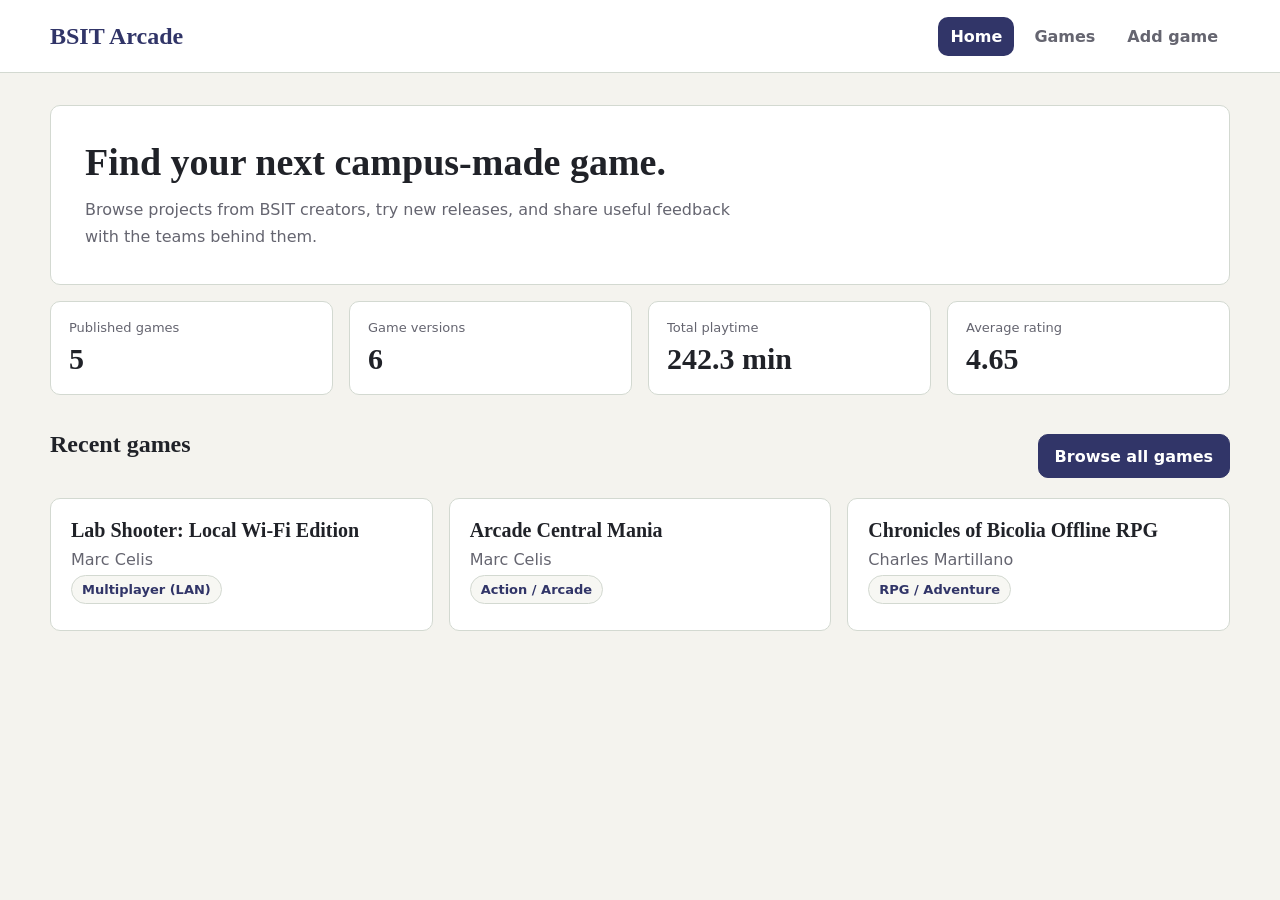
<file: BSIT Arcade v1/prototype/index.html>
<!DOCTYPE html>
<html lang="en">
<head>
  <meta charset="UTF-8">
  <meta name="viewport" content="width=device-width, initial-scale=1.0">
  <title>BSIT Arcade - Home</title>
  <link rel="stylesheet" href="css/style.css">
</head>
<body>
  <header class="site-header">
    <nav class="nav" aria-label="Primary navigation">
      <a class="brand" href="dashboard.html">BSIT Arcade</a>
      <div class="nav-links">
        <a class="nav-link active" href="dashboard.html">Home</a>
        <a class="nav-link" href="list.html">Games</a>
        <a class="nav-link" href="form.html">Add game</a>
      </div>
    </nav>
  </header>

  <main class="container">
    <section class="hero">
      <h1>Find your next campus-made game.</h1>
      <p>Browse projects from BSIT creators, try new releases, and share useful feedback with the teams behind them.</p>
    </section>

    <section class="stats-grid" aria-label="Arcade summary">
      <div class="stat-card"><span>Published games</span><strong>5</strong></div>
      <div class="stat-card"><span>Game versions</span><strong>6</strong></div>
      <div class="stat-card"><span>Total playtime</span><strong>242.3 min</strong></div>
      <div class="stat-card"><span>Average rating</span><strong>4.65</strong></div>
    </section>

    <div class="page-heading">
      <h2>Recent games</h2>
      <a class="btn" href="list.html">Browse all games</a>
    </div>

    <section class="card-grid" aria-label="Recent games">
      <article class="game-card">
        <h2><a href="detail.html">Lab Shooter: Local Wi-Fi Edition</a></h2>
        <p>Marc Celis</p>
        <p><span class="badge">Multiplayer (LAN)</span></p>
      </article>
      <article class="game-card">
        <h2><a href="detail.html">Arcade Central Mania</a></h2>
        <p>Marc Celis</p>
        <p><span class="badge">Action / Arcade</span></p>
      </article>
      <article class="game-card">
        <h2><a href="detail.html">Chronicles of Bicolia Offline RPG</a></h2>
        <p>Charles Martillano</p>
        <p><span class="badge">RPG / Adventure</span></p>
      </article>
    </section>
  </main>
</body>
</html>
</file>
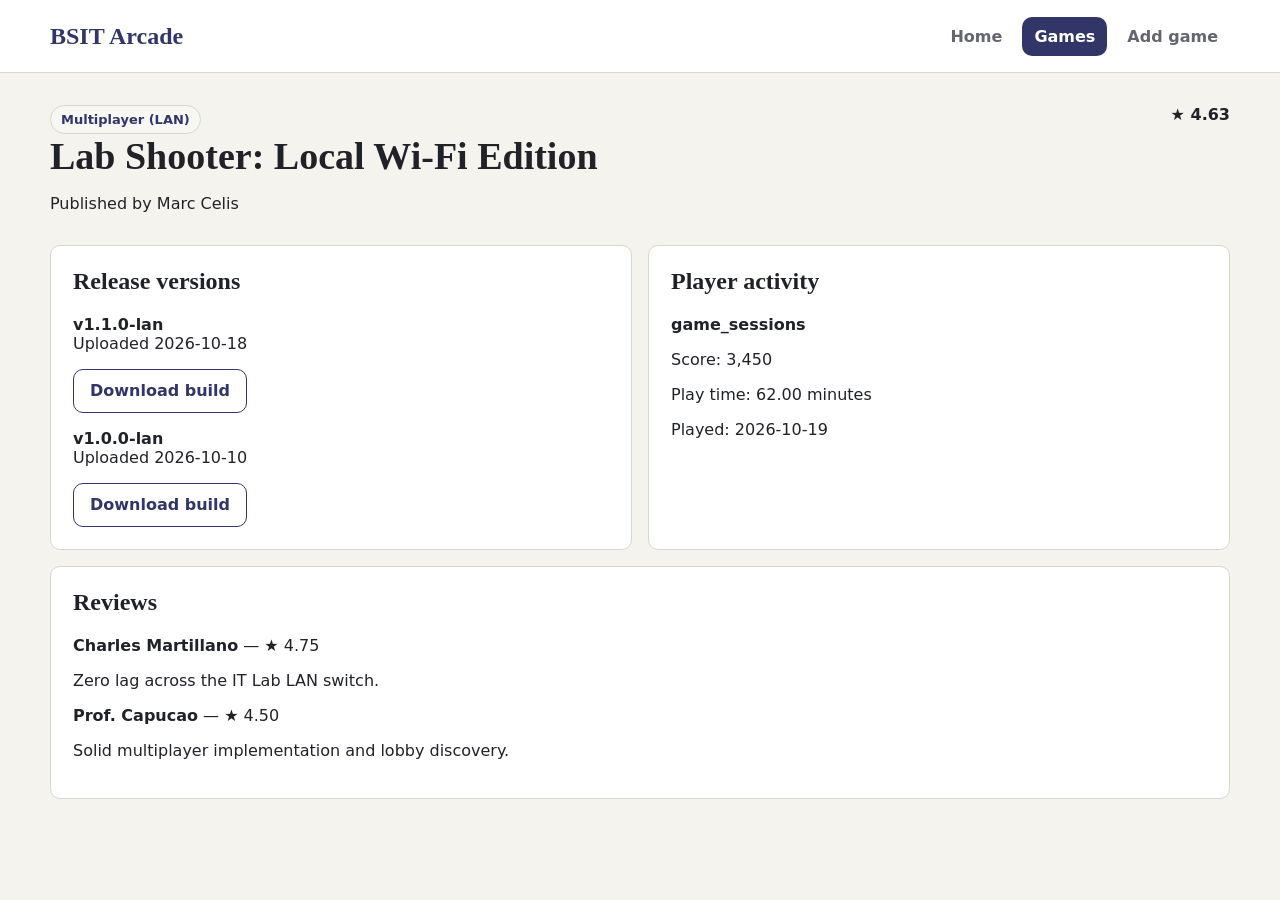
<file: BSIT Arcade v1/prototype/detail.html>
<!DOCTYPE html>
<html lang="en">
<head>
  <meta charset="UTF-8">
  <meta name="viewport" content="width=device-width, initial-scale=1.0">
  <title>BSIT Arcade - Game Detail</title>
  <link rel="stylesheet" href="css/style.css">
</head>
<body>
  <header class="site-header">
    <nav class="nav" aria-label="Primary navigation">
      <a class="brand" href="index.html">BSIT Arcade</a>
      <div class="nav-links">
        <a class="nav-link" href="index.html">Home</a>
        <a class="nav-link active" href="list.html">Games</a>
        <a class="nav-link" href="form.html">Add game</a>
      </div>
    </nav>
  </header>

  <main class="container">
    <div class="detail-header">
      <div>
        <span class="badge">Multiplayer (LAN)</span>
        <h1>Lab Shooter: Local Wi-Fi Edition</h1>
        <p>Published by Marc Celis</p>
      </div>
      <strong aria-label="Average rating">★ 4.63</strong>
    </div>

    <section class="detail-grid">
      <article class="detail-card">
        <h2>Release versions</h2>
        <p><strong>v1.1.0-lan</strong><br>Uploaded 2026-10-18</p>
        <a class="btn-secondary" href="#">Download build</a>
        <p><strong>v1.0.0-lan</strong><br>Uploaded 2026-10-10</p>
        <a class="btn-secondary" href="#">Download build</a>
      </article>

      <article class="detail-card">
        <h2>Player activity</h2>
        <p><strong>game_sessions</strong></p>
        <p>Score: 3,450</p>
        <p>Play time: 62.00 minutes</p>
        <p>Played: 2026-10-19</p>
      </article>
    </section>

    <section class="content-card" style="margin-top:16px">
      <h2>Reviews</h2>
      <p><strong>Charles Martillano</strong> — ★ 4.75</p>
      <p>Zero lag across the IT Lab LAN switch.</p>
      <p><strong>Prof. Capucao</strong> — ★ 4.50</p>
      <p>Solid multiplayer implementation and lobby discovery.</p>
    </section>
  </main>
</body>
</html>
</file>
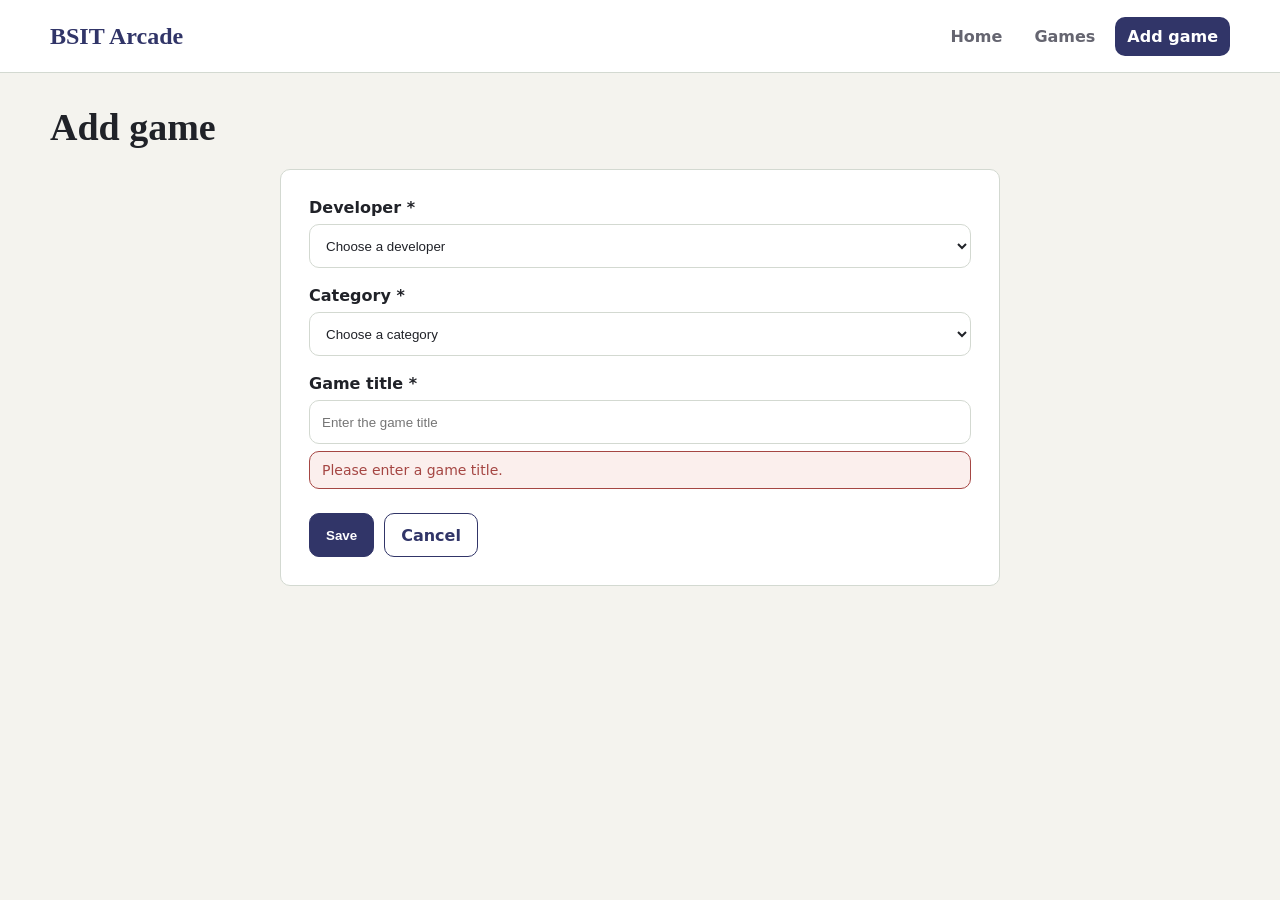
<file: BSIT Arcade v1/prototype/form.html>
<!DOCTYPE html>
<html lang="en">
<head>
  <meta charset="UTF-8">
  <meta name="viewport" content="width=device-width, initial-scale=1.0">
  <title>BSIT Arcade - Add game</title>
  <link rel="stylesheet" href="css/style.css">
</head>
<body>
  <header class="site-header">
    <nav class="nav" aria-label="Primary navigation">
      <a class="brand" href="list.html">BSIT Arcade</a>
      <div class="nav-links">
        <a class="nav-link" href="index.html">Home</a>
        <a class="nav-link" href="list.html">Games</a>
        <a class="nav-link active" href="form.html">Add game</a>
      </div>
    </nav>
  </header>

  <main class="container">
    <div class="page-heading">
      <h1>Add game</h1>
    </div>

    <form action="#" method="post" class="form-card">
      <div class="form-grid">
        <div class="field">
          <label for="developer_id">Developer *</label>
          <select class="form-control" id="developer_id" name="developer_id" required>
            <option value="">Choose a developer</option>
            <option value="usr001">Marc Celis</option>
            <option value="usr002">Charles Martillano</option>
          </select>
        </div>

        <div class="field">
          <label for="category_id">Category *</label>
          <select class="form-control" id="category_id" name="category_id" required>
            <option value="">Choose a category</option>
            <option value="cat001">Multiplayer (LAN)</option>
            <option value="cat002">Action / Arcade</option>
            <option value="cat003">RPG / Adventure</option>
          </select>
        </div>

        <div class="field">
          <label for="title">Game title *</label>
          <input class="form-control" id="title" name="title" type="text" maxlength="150" required placeholder="Enter the game title">
          <p class="error">Please enter a game title.</p>
        </div>

        <div class="form-actions">
          <button class="btn" type="submit">Save</button>
          <a class="btn-secondary" href="list.html">Cancel</a>
        </div>
      </div>
    </form>
  </main>
</body>
</html>
</file>
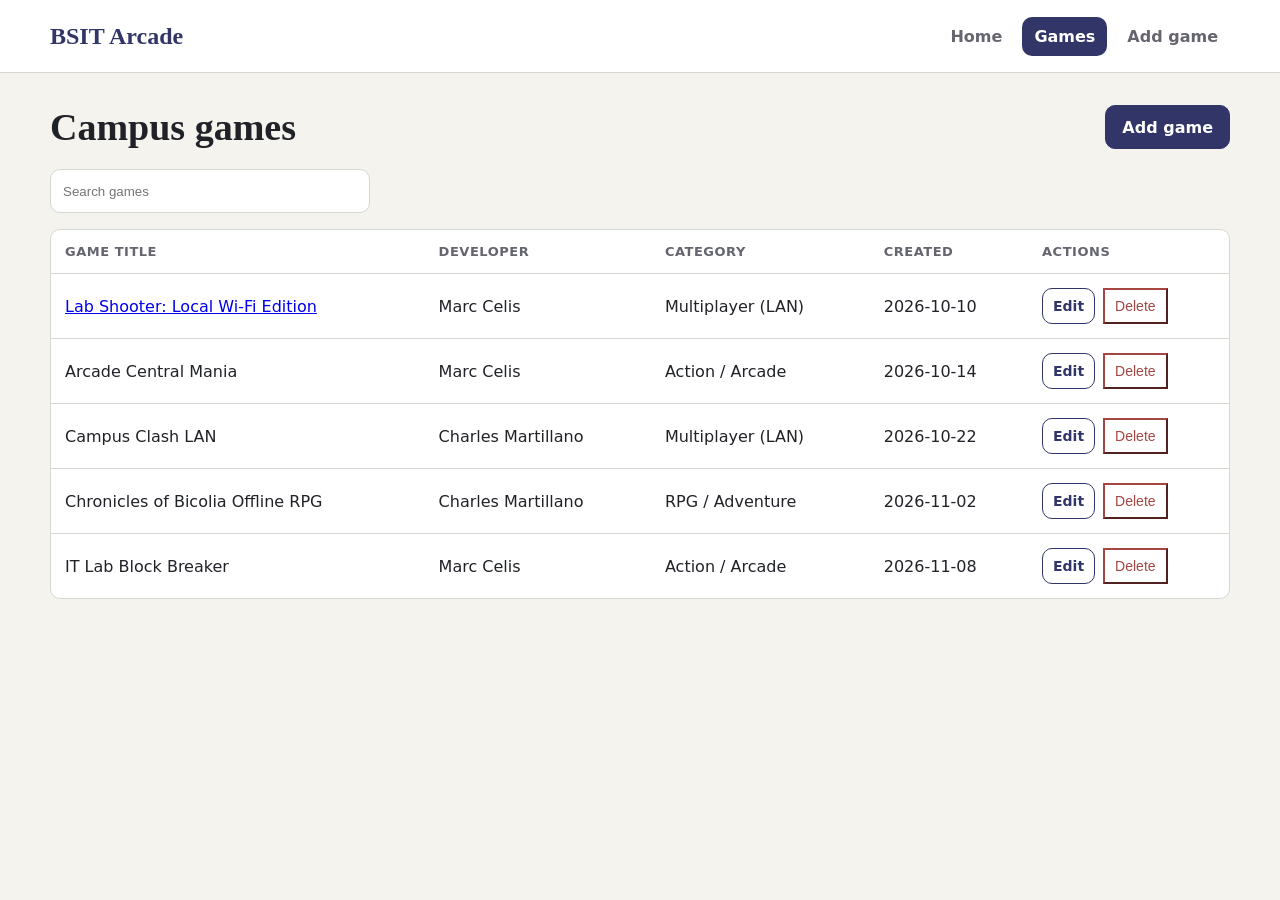
<file: BSIT Arcade v1/prototype/list.html>
<!DOCTYPE html>
<html lang="en">
<head>
  <meta charset="UTF-8">
  <meta name="viewport" content="width=device-width, initial-scale=1.0">
  <title>BSIT Arcade - Games</title>
  <link rel="stylesheet" href="css/style.css">
</head>
<body>
  <header class="site-header">
    <nav class="nav" aria-label="Primary navigation">
      <a class="brand" href="list.html">BSIT Arcade</a>
      <div class="nav-links">
        <a class="nav-link" href="index.html">Home</a>
        <a class="nav-link active" href="list.html">Games</a>
        <a class="nav-link" href="form.html">Add game</a>
      </div>
    </nav>
  </header>

  <main class="container">
    <div class="page-heading">
      <h1>Campus games</h1>
      <a class="btn" href="form.html">Add game</a>
    </div>

    <div class="toolbar">
      <label for="gameSearch" hidden>Search games</label>
      <input class="search-input" id="gameSearch" name="search" type="search" placeholder="Search games">
    </div>

    <div class="table-wrap">
      <table aria-label="Published games">
        <thead>
          <tr>
            <th>Game title</th>
            <th>Developer</th>
            <th>Category</th>
            <th>Created</th>
            <th>Actions</th>
          </tr>
        </thead>
        <tbody>
          <tr>
            <td><a href="detail.html">Lab Shooter: Local Wi-Fi Edition</a></td>
            <td>Marc Celis</td>
            <td>Multiplayer (LAN)</td>
            <td>2026-10-10</td>
            <td><div class="row-actions"><a class="btn-secondary btn-small" href="form.html">Edit</a><button class="delete-button btn-small" type="button">Delete</button></div></td>
          </tr>
          <tr>
            <td>Arcade Central Mania</td>
            <td>Marc Celis</td>
            <td>Action / Arcade</td>
            <td>2026-10-14</td>
            <td><div class="row-actions"><a class="btn-secondary btn-small" href="form.html">Edit</a><button class="delete-button btn-small" type="button">Delete</button></div></td>
          </tr>
          <tr>
            <td>Campus Clash LAN</td>
            <td>Charles Martillano</td>
            <td>Multiplayer (LAN)</td>
            <td>2026-10-22</td>
            <td><div class="row-actions"><a class="btn-secondary btn-small" href="form.html">Edit</a><button class="delete-button btn-small" type="button">Delete</button></div></td>
          </tr>
          <tr>
            <td>Chronicles of Bicolia Offline RPG</td>
            <td>Charles Martillano</td>
            <td>RPG / Adventure</td>
            <td>2026-11-02</td>
            <td><div class="row-actions"><a class="btn-secondary btn-small" href="form.html">Edit</a><button class="delete-button btn-small" type="button">Delete</button></div></td>
          </tr>
          <tr>
            <td>IT Lab Block Breaker</td>
            <td>Marc Celis</td>
            <td>Action / Arcade</td>
            <td>2026-11-08</td>
            <td><div class="row-actions"><a class="btn-secondary btn-small" href="form.html">Edit</a><button class="delete-button btn-small" type="button">Delete</button></div></td>
          </tr>
        </tbody>
      </table>
    </div>
  </main>
</body>
</html>
</file>
<file: BSIT Arcade v1/prototype/css/style.css>
:root {
  --color-primary: #313568;
  --color-primary-hover: #282b58;
  --color-bg: #f4f3ee;
  --color-text: #202228;
  --color-secondary: #656570;
  --color-success: #18864a;
  --color-error: #a54643;
  --color-line: #d3d9d1;
  --color-white: #ffffff;
  --font-heading: Georgia, "Times New Roman", serif;
  --font-body: Inter, system-ui, sans-serif;
  --base-size: 16px;
  --radius: 10px;
}

* { box-sizing: border-box; }

body {
  margin: 0;
  background: var(--color-bg);
  color: var(--color-text);
  font-family: var(--font-body);
  font-size: var(--base-size);
}

.site-header {
  border-bottom: 1px solid var(--color-line);
  background: var(--color-white);
}

.nav {
  width: min(1180px, calc(100% - 32px));
  min-height: 72px;
  margin: 0 auto;
  display: flex;
  align-items: center;
  justify-content: space-between;
  gap: 16px;
}

.brand {
  color: var(--color-primary);
  font-family: var(--font-heading);
  font-size: 24px;
  font-weight: 700;
  text-decoration: none;
}

.nav-links {
  display: flex;
  gap: 8px;
}

.nav-link {
  color: var(--color-secondary);
  text-decoration: none;
  font-weight: 700;
  padding: 10px 12px;
  border-radius: var(--radius);
}

.nav-link.active {
  color: var(--color-white);
  background: var(--color-primary);
}

.container {
  width: min(1180px, calc(100% - 32px));
  margin: 32px auto 48px;
}

.page-heading {
  display: flex;
  align-items: end;
  justify-content: space-between;
  gap: 16px;
  margin-bottom: 20px;
}

h1, h2 {
  font-family: var(--font-heading);
}

h1 {
  margin: 0;
  font-size: 38px;
}

.toolbar {
  display: flex;
  align-items: center;
  gap: 12px;
  margin-bottom: 16px;
}

.search-input,
.form-control {
  min-height: 44px;
  border: 1px solid var(--color-line);
  border-radius: var(--radius);
  background: var(--color-white);
  color: var(--color-text);
  padding: 10px 12px;
}

.search-input {
  width: min(320px, 100%);
}

.table-wrap {
  overflow-x: auto;
  border: 1px solid var(--color-line);
  border-radius: var(--radius);
  background: var(--color-white);
}

table {
  width: 100%;
  min-width: 760px;
  border-collapse: collapse;
}

th, td {
  padding: 14px;
  border-bottom: 1px solid var(--color-line);
  text-align: left;
}

th {
  color: var(--color-secondary);
  font-size: 13px;
  text-transform: uppercase;
  letter-spacing: 0.04em;
}

tbody tr:last-child td { border-bottom: 0; }

.btn,
.btn-secondary {
  min-height: 44px;
  display: inline-flex;
  align-items: center;
  justify-content: center;
  border-radius: var(--radius);
  border: 1px solid var(--color-primary);
  padding: 10px 16px;
  font-weight: 700;
  text-decoration: none;
  cursor: pointer;
}

.btn {
  background: var(--color-primary);
  color: var(--color-white);
}

.btn:hover { background: var(--color-primary-hover); }

.btn-secondary {
  background: var(--color-white);
  color: var(--color-primary);
}

.row-actions {
  display: flex;
  gap: 8px;
  white-space: nowrap;
}

.btn-small {
  min-height: 36px;
  padding: 7px 10px;
  font-size: 14px;
}

.delete-button {
  border-color: var(--color-error);
  color: var(--color-error);
  background: var(--color-white);
}

.form-card {
  max-width: 720px;
  margin: 0 auto;
  border: 1px solid var(--color-line);
  border-radius: var(--radius);
  background: var(--color-white);
  padding: 28px;
}

.form-grid {
  display: grid;
  gap: 18px;
}

.field {
  display: grid;
  gap: 7px;
}

.field label {
  font-weight: 700;
}

.form-control:focus,
.search-input:focus {
  outline: 3px solid rgba(49, 53, 104, 0.16);
  border-color: var(--color-primary);
}

.error {
  margin: 0;
  border: 1px solid var(--color-error);
  border-radius: var(--radius);
  background: #fbefed;
  color: var(--color-error);
  padding: 10px 12px;
  font-size: 14px;
}

.form-actions {
  display: flex;
  gap: 10px;
  margin-top: 6px;
}

.empty-state {
  display: none;
  text-align: center;
  padding: 32px;
  color: var(--color-secondary);
}

.hero {
  border: 1px solid var(--color-line);
  border-radius: var(--radius);
  background: var(--color-white);
  padding: 34px;
}

.hero h1 {
  max-width: 760px;
  margin-bottom: 12px;
}

.hero p {
  max-width: 680px;
  margin: 0;
  color: var(--color-secondary);
  line-height: 1.7;
}

.stats-grid,
.detail-grid,
.card-grid {
  display: grid;
  gap: 16px;
}

.stats-grid {
  grid-template-columns: repeat(4, minmax(0, 1fr));
  margin: 16px 0;
}

.stat-card,
.content-card,
.game-card,
.detail-card {
  border: 1px solid var(--color-line);
  border-radius: var(--radius);
  background: var(--color-white);
}

.stat-card {
  padding: 18px;
}

.stat-card span {
  display: block;
  color: var(--color-secondary);
  font-size: 13px;
}

.stat-card strong {
  display: block;
  margin-top: 7px;
  font-family: var(--font-heading);
  font-size: 30px;
}

.card-grid {
  grid-template-columns: repeat(3, minmax(0, 1fr));
}

.game-card {
  padding: 20px;
}

.game-card h2 {
  margin: 0 0 8px;
  font-size: 20px;
}

.game-card h2 a {
  color: var(--color-text);
  text-decoration: none;
}

.game-card p {
  color: var(--color-secondary);
  margin: 6px 0;
}

.detail-header {
  display: flex;
  align-items: flex-start;
  justify-content: space-between;
  gap: 16px;
  margin-bottom: 16px;
}

.detail-grid {
  grid-template-columns: 1fr 1fr;
}

.detail-card,
.content-card {
  padding: 22px;
}

.detail-card h2,
.content-card h2 {
  margin-top: 0;
}

.badge {
  display: inline-block;
  border: 1px solid var(--color-line);
  border-radius: 999px;
  padding: 6px 10px;
  color: var(--color-primary);
  background: #f7f7f3;
  font-size: 13px;
  font-weight: 700;
}

@media (max-width: 390px) {
  .nav {
    width: calc(100% - 24px);
    min-height: 64px;
  }

  .nav-links { gap: 2px; }
  .nav-link { padding: 8px; font-size: 13px; }
  .brand { font-size: 19px; }
  .container {
    width: calc(100% - 24px);
    margin-top: 22px;
  }

  .page-heading {
    align-items: stretch;
    flex-direction: column;
  }

  h1 { font-size: 30px; }

  .toolbar {
    align-items: stretch;
    flex-direction: column;
  }

  .search-input { width: 100%; }
  table { min-width: 700px; }
  .form-card { padding: 20px 16px; }
  .form-actions { flex-direction: column; }
  .form-actions .btn,
  .form-actions .btn-secondary { width: 100%; }
  .stats-grid,
  .detail-grid,
  .card-grid {
    grid-template-columns: 1fr;
  }
  .hero,
  .detail-card,
  .content-card,
  .game-card { padding: 16px; }
  .detail-header { flex-direction: column; }
}
</file>
